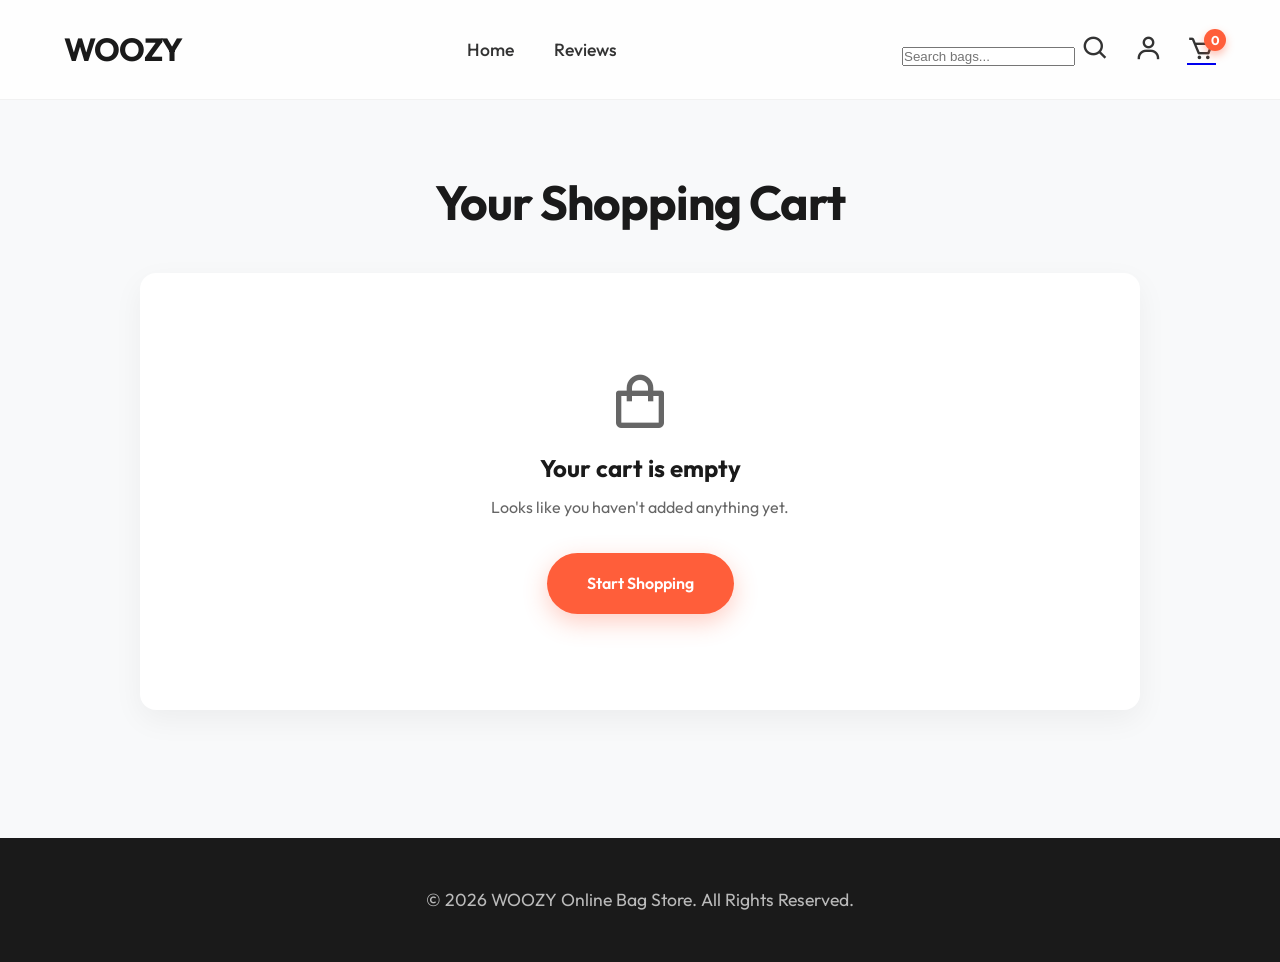
<file: cart.html>
<!DOCTYPE html>
<html lang="en">
<head>
    <meta charset="UTF-8">
    <meta name="viewport" content="width=device-width, initial-scale=1.0">
    <title>Your Cart | WOOZY</title>
    <link href="https://fonts.googleapis.com/css2?family=Outfit:wght@300;400;500;600;700&display=swap" rel="stylesheet">
    <link href="https://unpkg.com/boxicons@2.1.4/css/boxicons.min.css" rel="stylesheet">
    <link rel="stylesheet" href="styles.css">
</head>
<body>
    <nav class="navbar">
        <a href="index.html" class="logo">WOOZY</a>
        <ul class="nav-links">
            <li><a href="index.html">Home</a></li>
            <li><a href="reviews.html">Reviews</a></li>
        </ul>
        <div class="nav-icons">
            <div class="search-container">
                <input type="text" id="searchInput" placeholder="Search bags...">
                <i class='bx bx-search'></i>
            </div>
            <a href="login.html" class="user-icon"><i class='bx bx-user'></i></a>
            <a href="cart.html" class="cart-icon-wrapper active">
                <i class='bx bx-cart'></i>
                <span class="cart-count">0</span>
            </a>
        </div>
    </nav>

    <section class="cart-section">
        <div class="section-title" style="margin-bottom: 2rem;">
            <h2>Your Shopping Cart</h2>
        </div>
        
        <div class="cart-container" id="cartContainer">
            <!-- Cart Items injected via JS -->
            <div class="loading">Loading your cart...</div>
        </div>
    </section>

    <footer>
        <p>&copy; 2026 WOOZY Online Bag Store. All Rights Reserved.</p>
    </footer>

    <script src="script.js"></script>
</body>
</html>
</file>
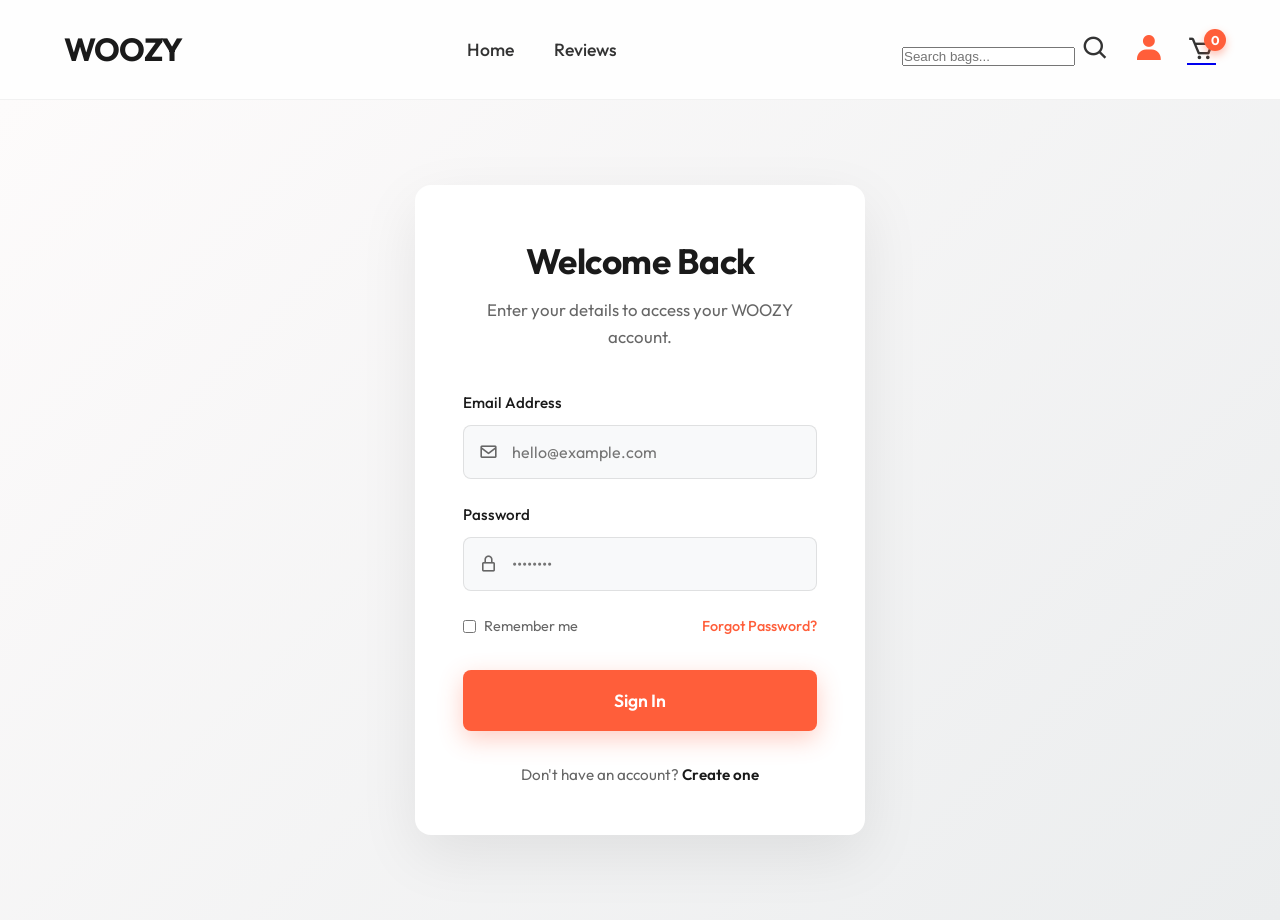
<file: login.html>
<!DOCTYPE html>
<html lang="en">
<head>
    <meta charset="UTF-8">
    <meta name="viewport" content="width=device-width, initial-scale=1.0">
    <title>Login | WOOZY</title>
    <link href="https://fonts.googleapis.com/css2?family=Outfit:wght@300;400;500;600;700&display=swap" rel="stylesheet">
    <link href="https://unpkg.com/boxicons@2.1.4/css/boxicons.min.css" rel="stylesheet">
    <link rel="stylesheet" href="styles.css">
</head>
<body>
    <nav class="navbar">
        <a href="index.html" class="logo">WOOZY</a>
        <ul class="nav-links">
            <li><a href="index.html">Home</a></li>
            <li><a href="reviews.html">Reviews</a></li>
        </ul>
        <div class="nav-icons">
            <div class="search-container">
                <input type="text" id="searchInput" placeholder="Search bags...">
                <i class='bx bx-search'></i>
            </div>
            <a href="login.html" class="user-icon active"><i class='bx bxs-user'></i></a>
            <a href="cart.html" class="cart-icon-wrapper">
                <i class='bx bx-cart'></i>
                <span class="cart-count">0</span>
            </a>
        </div>
    </nav>

    <section class="login-section">
        <div class="login-container">
            <div class="login-header">
                <h2>Welcome Back</h2>
                <p>Enter your details to access your WOOZY account.</p>
            </div>
            
            <form id="loginForm" class="login-form">
                <div class="form-group">
                    <label for="email">Email Address</label>
                    <div class="input-wrapper">
                        <i class='bx bx-envelope'></i>
                        <input type="email" id="email" placeholder="hello@example.com" required>
                    </div>
                </div>
                
                <div class="form-group">
                    <label for="password">Password</label>
                    <div class="input-wrapper">
                        <i class='bx bx-lock-alt'></i>
                        <input type="password" id="password" placeholder="••••••••" required>
                    </div>
                </div>
                
                <div class="login-options">
                    <label class="remember-me">
                        <input type="checkbox"> Remember me
                    </label>
                    <a href="#" class="forgot-password">Forgot Password?</a>
                </div>
                
                <button type="submit" class="btn primary-btn login-btn">Sign In</button>
            </form>
            
            <div class="login-footer">
                <p>Don't have an account? <a href="#">Create one</a></p>
            </div>
        </div>
    </section>

    <script src="script.js"></script>
</body>
</html>
</file>
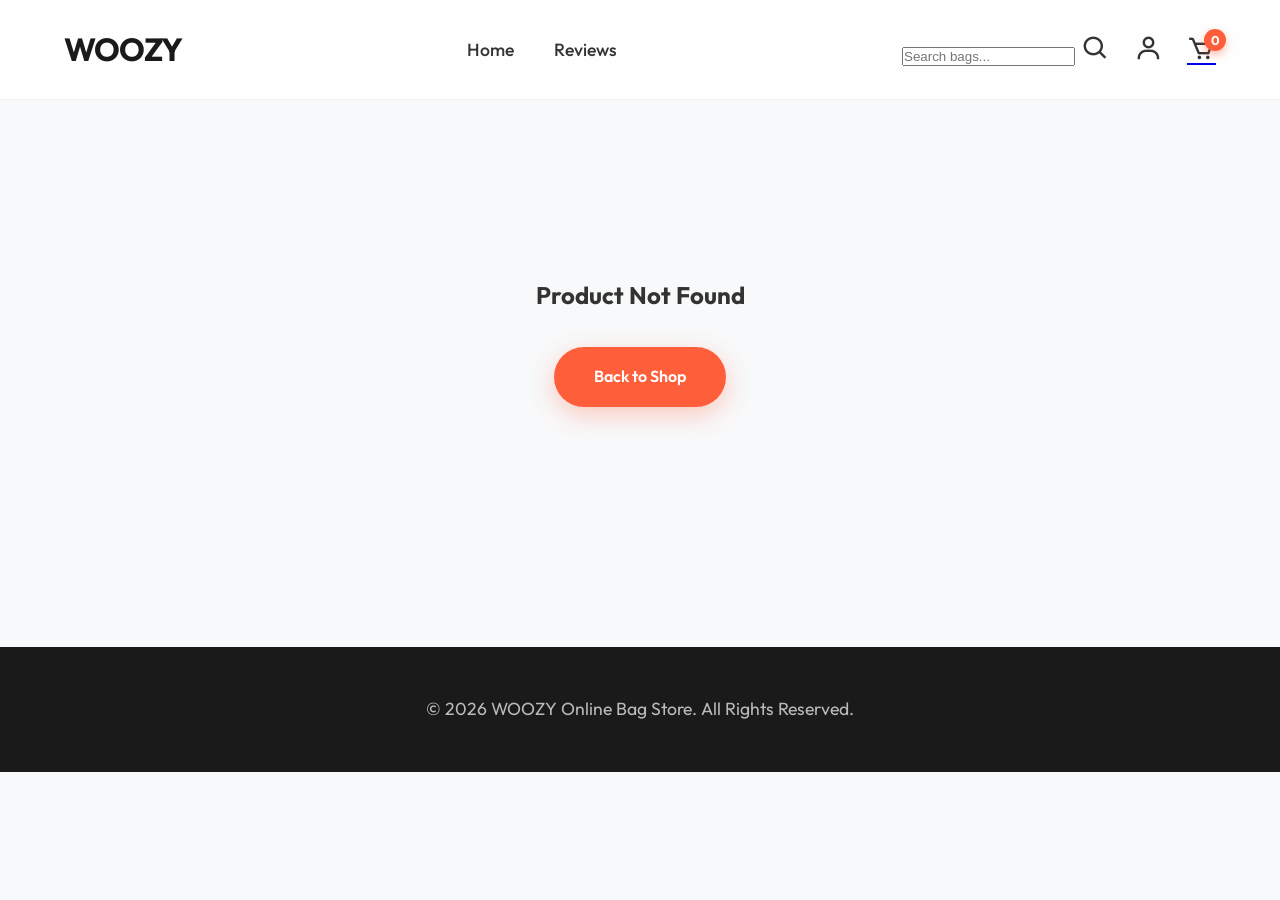
<file: product.html>
<!DOCTYPE html>
<html lang="en">
<head>
    <meta charset="UTF-8">
    <meta name="viewport" content="width=device-width, initial-scale=1.0">
    <title>Product Details | WOOZY</title>
    <link href="https://fonts.googleapis.com/css2?family=Outfit:wght@300;400;500;600;700&display=swap" rel="stylesheet">
    <link href="https://unpkg.com/boxicons@2.1.4/css/boxicons.min.css" rel="stylesheet">
    <link rel="stylesheet" href="styles.css">
</head>
<body>
    <nav class="navbar">
        <a href="index.html" class="logo">WOOZY</a>
        <ul class="nav-links">
            <li><a href="index.html">Home</a></li>
            <li><a href="reviews.html">Reviews</a></li>
        </ul>
        <div class="nav-icons">
            <div class="search-container">
                <input type="text" id="searchInput" placeholder="Search bags...">
                <i class='bx bx-search'></i>
            </div>
            <a href="login.html" class="user-icon"><i class='bx bx-user'></i></a>
            <a href="cart.html" class="cart-icon-wrapper">
                <i class='bx bx-cart'></i>
                <span class="cart-count">0</span>
            </a>
        </div>
    </nav>

    <div class="product-detail-section" id="productDetailSection">
        <div class="product-details-container">
            <div class="product-image-large">
                <img id="productImg" src="" alt="">
            </div>
            <div class="product-info">
                <span class="category" id="productCategory"></span>
                <h1 id="productName">Loading Product...</h1>
                <span class="price" id="productPrice"></span>
                
                <p class="product-description" id="productDescription"></p>
                
                <ul class="specifications" id="productSpecs">
                    <!-- Specs injected here -->
                </ul>
                
                <div class="actions">
                    <button id="addToCartBtn" class="btn primary-btn">
                        <i class='bx bx-cart-add'></i> Add to Cart
                    </button>
                    <a href="index.html" class="btn secondary-btn">Back to Shop</a>
                </div>
            </div>
        </div>
    </div>

    <footer>
        <p>&copy; 2026 WOOZY Online Bag Store. All Rights Reserved.</p>
    </footer>

    <script src="script.js"></script>
</body>
</html>
</file>
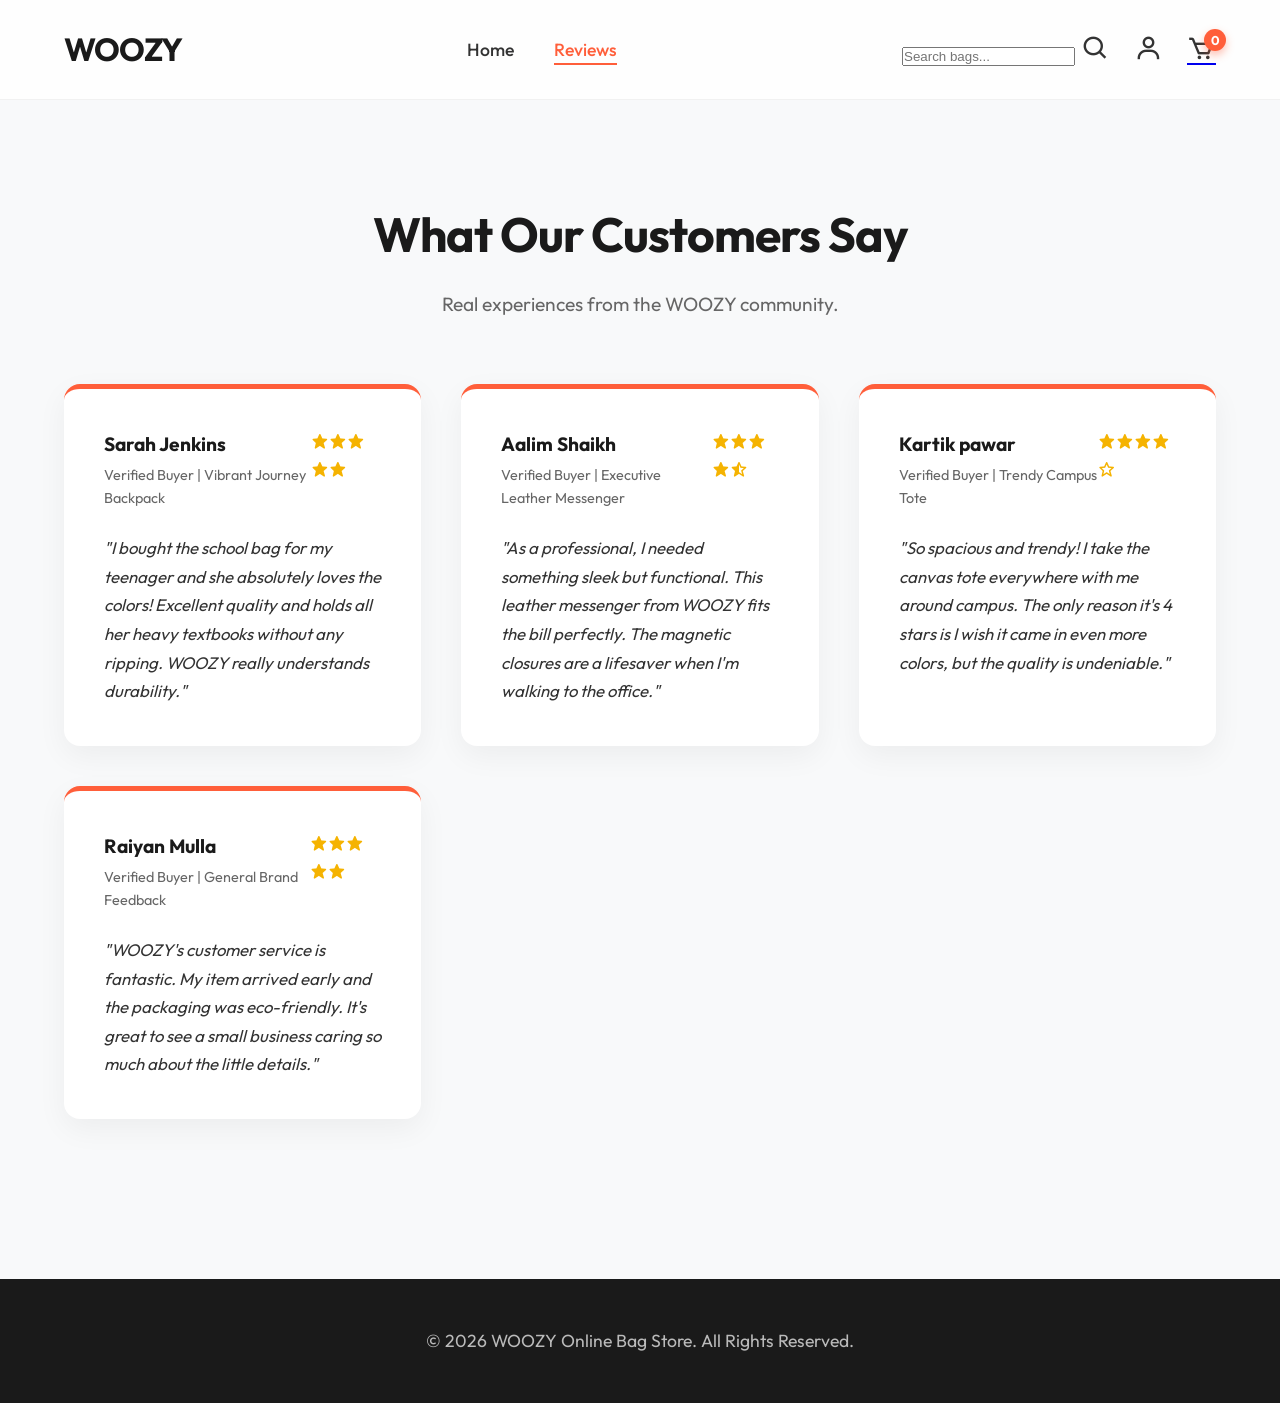
<file: reviews.html>
<!DOCTYPE html>
<html lang="en">

<head>
    <meta charset="UTF-8">
    <meta name="viewport" content="width=device-width, initial-scale=1.0">
    <title>Customer Reviews | WOOZY</title>
    <link href="https://fonts.googleapis.com/css2?family=Outfit:wght@300;400;500;600;700&display=swap" rel="stylesheet">
    <link href="https://unpkg.com/boxicons@2.1.4/css/boxicons.min.css" rel="stylesheet">
    <link rel="stylesheet" href="styles.css">
</head>

<body>
    <nav class="navbar">
        <a href="index.html" class="logo">WOOZY</a>
        <ul class="nav-links">
            <li><a href="index.html">Home</a></li>
            <li><a href="reviews.html" class="active">Reviews</a></li>
        </ul>
        <div class="nav-icons">
            <div class="search-container">
                <input type="text" id="searchInput" placeholder="Search bags...">
                <i class='bx bx-search'></i>
            </div>
            <a href="login.html" class="user-icon"><i class='bx bx-user'></i></a>
            <a href="cart.html" class="cart-icon-wrapper">
                <i class='bx bx-cart'></i>
                <span class="cart-count">0</span>
            </a>
        </div>
    </nav>

    <section class="reviews-section">
        <div class="section-title">
            <h2>What Our Customers Say</h2>
            <p>Real experiences from the WOOZY community.</p>
        </div>

        <div class="reviews-grid">
            <!-- Review 1 -->
            <div class="review-card">
                <div class="review-header">
                    <div class="reviewer-info">
                        <h4>Sarah Jenkins</h4>
                        <span>Verified Buyer | Vibrant Journey Backpack</span>
                    </div>
                    <div class="review-rating">
                        <i class='bx bxs-star'></i><i class='bx bxs-star'></i><i class='bx bxs-star'></i><i
                            class='bx bxs-star'></i><i class='bx bxs-star'></i>
                    </div>
                </div>
                <p class="review-text">"I bought the school bag for my teenager and she absolutely loves the colors!
                    Excellent quality and holds all her heavy textbooks without any ripping. WOOZY really understands
                    durability."</p>
            </div>

            <!-- Review 2 -->
            <div class="review-card">
                <div class="review-header">
                    <div class="reviewer-info">
                        <h4>Aalim Shaikh</h4>
                        <span>Verified Buyer | Executive Leather Messenger</span>
                    </div>
                    <div class="review-rating">
                        <i class='bx bxs-star'></i><i class='bx bxs-star'></i><i class='bx bxs-star'></i><i
                            class='bx bxs-star'></i><i class='bx bxs-star-half'></i>
                    </div>
                </div>
                <p class="review-text">"As a professional, I needed something sleek but functional. This leather
                    messenger from WOOZY fits the bill perfectly. The magnetic closures are a lifesaver when I'm walking
                    to the office."</p>
            </div>

            <!-- Review 3 -->
            <div class="review-card">
                <div class="review-header">
                    <div class="reviewer-info">
                        <h4>Kartik pawar</h4>
                        <span>Verified Buyer | Trendy Campus Tote</span>
                    </div>
                    <div class="review-rating">
                        <i class='bx bxs-star'></i><i class='bx bxs-star'></i><i class='bx bxs-star'></i><i
                            class='bx bxs-star'></i><i class='bx bx-star'></i>
                    </div>
                </div>
                <p class="review-text">"So spacious and trendy! I take the canvas tote everywhere with me around campus.
                    The only reason it's 4 stars is I wish it came in even more colors, but the quality is undeniable."
                </p>
            </div>

            <!-- Review 4 -->
            <div class="review-card">
                <div class="review-header">
                    <div class="reviewer-info">
                        <h4>Raiyan Mulla</h4>
                        <span>Verified Buyer | General Brand Feedback</span>
                    </div>
                    <div class="review-rating">
                        <i class='bx bxs-star'></i><i class='bx bxs-star'></i><i class='bx bxs-star'></i><i
                            class='bx bxs-star'></i><i class='bx bxs-star'></i>
                    </div>
                </div>
                <p class="review-text">"WOOZY's customer service is fantastic. My item arrived early and the packaging
                    was eco-friendly. It's great to see a small business caring so much about the little details."</p>
            </div>
        </div>
    </section>

    <footer>
        <p>&copy; 2026 WOOZY Online Bag Store. All Rights Reserved.</p>
    </footer>

    <script src="script.js"></script>
</body>

</html>
</file>
<file: styles.css>
/* WOOZY Store Stylesheet */

:root {
    --primary-color: #1a1a1a;
    --accent-color: #ff5e3a;
    /* vibrant coral */
    --accent-hover: #e04b2b;
    --bg-color: #f8f9fa;
    --card-bg: #ffffff;
    --text-color: #333333;
    --text-light: #666666;
    --border-radius: 16px;
    --transition: 0.3s cubic-bezier(0.25, 0.8, 0.25, 1);
    --shadow: 0 10px 30px rgba(0, 0, 0, 0.05);
}

* {
    margin: 0;
    padding: 0;
    box-sizing: border-box;
}

body {
    font-family: 'Outfit', sans-serif;
    background-color: var(--bg-color);
    color: var(--text-color);
    line-height: 1.6;
}

/* Navbar */
.navbar {
    display: flex;
    justify-content: space-between;
    align-items: center;
    padding: 1.5rem 5%;
    background-color: rgba(255, 255, 255, 0.8);
    backdrop-filter: blur(15px);
    -webkit-backdrop-filter: blur(15px);
    position: sticky;
    top: 0;
    z-index: 1000;
    border-bottom: 1px solid rgba(0, 0, 0, 0.05);
}

.logo {
    font-size: 2rem;
    font-weight: 700;
    color: var(--primary-color);
    text-decoration: none;
    letter-spacing: -1px;
}

.nav-links {
    list-style: none;
    display: flex;
    gap: 2.5rem;
}

.nav-links a {
    text-decoration: none;
    color: var(--text-color);
    font-weight: 500;
    font-size: 1.1rem;
    transition: var(--transition);
    position: relative;
}

.nav-links a::after {
    content: '';
    position: absolute;
    width: 0;
    height: 2px;
    bottom: -4px;
    left: 0;
    background-color: var(--accent-color);
    transition: var(--transition);
}

.nav-links a:hover::after,
.nav-links a.active::after {
    width: 100%;
}

.nav-links a:hover,
.nav-links a.active {
    color: var(--accent-color);
}

.nav-icons {
    display: flex;
    align-items: center;
    gap: 1.5rem;
    font-size: 1.8rem;
    cursor: pointer;
}

.nav-icons i {
    transition: var(--transition);
    color: var(--text-color);
}

.nav-icons i:hover,
.user-icon:hover i,
.user-icon.active i {
    color: var(--accent-color);
    transform: scale(1.1);
}

.user-icon {
    text-decoration: none;
    display: flex;
    align-items: center;
}

.cart-icon-wrapper {
    position: relative;
    display: flex;
    align-items: center;
}

.cart-count {
    position: absolute;
    top: -6px;
    right: -10px;
    background-color: var(--accent-color);
    color: white;
    font-size: 0.8rem;
    font-weight: 700;
    width: 22px;
    height: 22px;
    display: flex;
    justify-content: center;
    align-items: center;
    border-radius: 50%;
    box-shadow: 0 4px 8px rgba(255, 94, 58, 0.4);
}

/* Hero Section */
.hero {
    height: 85vh;
    display: flex;
    align-items: center;
    padding: 0 5%;
    background: linear-gradient(135deg, #fdfbfb 0%, #ebedee 100%);
    position: relative;
    overflow: hidden;
}

.hero::after {
    content: '';
    position: absolute;
    top: -50%;
    right: -20%;
    width: 800px;
    height: 800px;
    background: radial-gradient(circle, rgba(255, 94, 58, 0.1) 0%, rgba(255, 255, 255, 0) 70%);
    border-radius: 50%;
    z-index: 0;
}

.hero-content {
    max-width: 650px;
    z-index: 1;
}

.hero h1 {
    font-size: 4.5rem;
    font-weight: 700;
    line-height: 1.1;
    margin-bottom: 1.5rem;
    color: var(--primary-color);
    letter-spacing: -1.5px;
}

.hero .highlight {
    color: var(--accent-color);
}

.hero p {
    font-size: 1.25rem;
    color: var(--text-light);
    margin-bottom: 3rem;
    max-width: 500px;
}

/* Buttons */
.btn {
    display: inline-flex;
    align-items: center;
    justify-content: center;
    gap: 0.5rem;
    padding: 1.1rem 2.5rem;
    border-radius: 50px;
    font-weight: 600;
    text-decoration: none;
    transition: var(--transition);
    cursor: pointer;
    border: none;
    font-size: 1rem;
    font-family: inherit;
}

.primary-btn {
    background-color: var(--accent-color);
    color: white;
    box-shadow: 0 8px 25px rgba(255, 94, 58, 0.3);
}

.primary-btn:hover {
    background-color: var(--primary-color);
    color: white;
    transform: translateY(-3px);
    box-shadow: 0 10px 30px rgba(26, 26, 26, 0.3);
}

.secondary-btn {
    background-color: var(--primary-color);
    color: white;
}

.secondary-btn:hover {
    background-color: var(--accent-color);
    transform: translateY(-3px);
}

/* Sections */
.collections,
.product-detail-section,
.reviews-section {
    padding: 6rem 5%;
}

.section-title {
    text-align: center;
    margin-bottom: 4rem;
}

.section-title h2 {
    font-size: 3rem;
    color: var(--primary-color);
    margin-bottom: 1rem;
    letter-spacing: -1px;
}

.section-title p {
    color: var(--text-light);
    font-size: 1.2rem;
}

/* Product Grid */
.product-grid {
    display: grid;
    grid-template-columns: repeat(auto-fit, minmax(320px, 1fr));
    gap: 3rem;
}

.product-card {
    background: var(--card-bg);
    border-radius: var(--border-radius);
    padding: 1.5rem;
    box-shadow: var(--shadow);
    transition: var(--transition);
    position: relative;
    display: flex;
    flex-direction: column;
    border: 1px solid rgba(0, 0, 0, 0.02);
}

.product-card:hover {
    transform: translateY(-12px);
    box-shadow: 0 20px 45px rgba(0, 0, 0, 0.1);
}

.card-image {
    width: 100%;
    height: 320px;
    background-color: var(--bg-color);
    border-radius: 12px;
    margin-bottom: 1.5rem;
    display: flex;
    justify-content: center;
    align-items: center;
    overflow: hidden;
}

.card-image img {
    max-width: 90%;
    max-height: 90%;
    object-fit: contain;
    transition: transform 0.6s cubic-bezier(0.25, 0.8, 0.25, 1);
}

.product-card:hover .card-image img {
    transform: scale(1.1) rotate(2deg);
}

.category {
    font-size: 0.9rem;
    color: var(--accent-color);
    font-weight: 600;
    text-transform: uppercase;
    letter-spacing: 1.5px;
    margin-bottom: 0.8rem;
    display: block;
}

.product-card h3 {
    font-size: 1.5rem;
    margin-bottom: 1.2rem;
    color: var(--primary-color);
}

.price-rating {
    display: flex;
    justify-content: space-between;
    align-items: center;
    margin-bottom: 2rem;
}

.price {
    font-size: 1.6rem;
    font-weight: 700;
    color: var(--primary-color);
}

.rating {
    color: #f5b301;
    font-weight: 600;
    display: flex;
    align-items: center;
    gap: 0.3rem;
    font-size: 1.1rem;
}

.rating span.text {
    color: var(--text-light);
}

.view-btn {
    width: 100%;
    text-align: center;
    margin-top: auto;
    background-color: transparent;
    border: 2px solid var(--primary-color);
    color: var(--primary-color);
}

.view-btn:hover {
    background-color: var(--primary-color);
    color: white;
}

/* Product Details Layout */
.product-details-container {
    display: grid;
    grid-template-columns: 1fr 1fr;
    gap: 5rem;
    background: var(--card-bg);
    padding: 3rem;
    border-radius: var(--border-radius);
    box-shadow: var(--shadow);
}

.product-image-large {
    background-color: var(--bg-color);
    border-radius: var(--border-radius);
    display: flex;
    justify-content: center;
    align-items: center;
    height: 550px;
    padding: 2rem;
    box-shadow: inset 0 0 50px rgba(0, 0, 0, 0.02);
}

.product-image-large img {
    max-width: 100%;
    max-height: 100%;
    object-fit: contain;
    animation: float 6s ease-in-out infinite;
}

@keyframes float {
    0% {
        transform: translateY(0px);
    }

    50% {
        transform: translateY(-15px);
    }

    100% {
        transform: translateY(0px);
    }
}

.product-info {
    display: flex;
    flex-direction: column;
    justify-content: center;
}

.product-info h1 {
    font-size: 3rem;
    line-height: 1.1;
    margin-bottom: 1rem;
    letter-spacing: -1px;
}

.product-info .category {
    margin-bottom: 1.5rem;
}

.product-info .price {
    font-size: 2.5rem;
    margin-bottom: 1.5rem;
    display: block;
    color: var(--accent-color);
}

.product-description {
    color: var(--text-light);
    font-size: 1.15rem;
    margin-bottom: 2.5rem;
    line-height: 1.8;
}

.specifications {
    list-style: none;
    margin-bottom: 3rem;
}

.specifications li {
    padding: 1rem 0;
    border-bottom: 1px solid #eaeaea;
    color: var(--text-color);
    display: flex;
    align-items: center;
    gap: 1rem;
    font-size: 1.1rem;
}

.specifications li i {
    color: var(--accent-color);
    font-size: 1.5rem;
}

.actions {
    display: flex;
    gap: 1.5rem;
}

.actions .btn {
    width: 100%;
}

/* Notify Toast */
.toast-container {
    position: fixed;
    bottom: 30px;
    right: 30px;
    z-index: 9999;
}

.toast {
    background: var(--primary-color);
    color: white;
    padding: 1rem 2rem;
    border-radius: 8px;
    box-shadow: 0 10px 30px rgba(0, 0, 0, 0.2);
    display: flex;
    align-items: center;
    gap: 1rem;
    transform: translateX(120%);
    opacity: 0;
    transition: transform 0.4s cubic-bezier(0.175, 0.885, 0.32, 1.275), opacity 0.4s ease;
}

.toast.show {
    transform: translateX(0);
    opacity: 1;
}

.toast i {
    color: #4cd137;
    font-size: 1.5rem;
}

/* Reviews Page Styles */
.reviews-grid {
    display: grid;
    grid-template-columns: repeat(auto-fill, minmax(350px, 1fr));
    gap: 2.5rem;
}

.review-card {
    background: var(--card-bg);
    padding: 2.5rem;
    border-radius: var(--border-radius);
    box-shadow: var(--shadow);
    transition: var(--transition);
    border-top: 5px solid var(--accent-color);
}

.review-card:hover {
    transform: translateY(-5px);
    box-shadow: 0 15px 35px rgba(0, 0, 0, 0.08);
}

.review-header {
    display: flex;
    justify-content: space-between;
    margin-bottom: 1.5rem;
    align-items: flex-start;
}

.reviewer-info h4 {
    font-size: 1.2rem;
    margin-bottom: 0.3rem;
    color: var(--primary-color);
}

.reviewer-info span {
    font-size: 0.9rem;
    color: var(--text-light);
    display: block;
}

.review-rating {
    color: #f5b301;
    font-size: 1.1rem;
}

.review-text {
    color: var(--text-color);
    font-style: italic;
    line-height: 1.7;
    font-size: 1.05rem;
}

/* Empty State */
.loading {
    grid-column: 1 / -1;
    text-align: center;
    padding: 4rem;
    font-size: 1.5rem;
    color: var(--text-light);
}

/* Footer */
footer {
    text-align: center;
    padding: 3rem 2rem;
    background-color: var(--primary-color);
    color: rgba(255, 255, 255, 0.7);
    margin-top: 4rem;
}

footer p {
    font-size: 1.1rem;
}

/* Responsive */
@media (max-width: 900px) {
    .product-details-container {
        grid-template-columns: 1fr;
        gap: 3rem;
        padding: 2rem;
    }

    .product-image-large {
        height: 400px;
    }
}

/* Login Page Styles */
.login-section {
    display: flex;
    justify-content: center;
    align-items: center;
    min-height: calc(100vh - 80px);
    /* rough height without navbar */
    padding: 4rem 5%;
    background: linear-gradient(135deg, #fdfbfb 0%, #ebedee 100%);
}

.login-container {
    background: var(--card-bg);
    max-width: 450px;
    width: 100%;
    padding: 3rem;
    border-radius: var(--border-radius);
    box-shadow: 0 20px 60px rgba(0, 0, 0, 0.08);
}

.login-header {
    text-align: center;
    margin-bottom: 2.5rem;
}

.login-header h2 {
    font-size: 2.2rem;
    color: var(--primary-color);
    margin-bottom: 0.5rem;
    letter-spacing: -0.5px;
}

.login-header p {
    color: var(--text-light);
    font-size: 1.05rem;
}

.form-group {
    margin-bottom: 1.5rem;
}

.form-group label {
    display: block;
    margin-bottom: 0.6rem;
    font-size: 0.95rem;
    font-weight: 500;
    color: var(--primary-color);
}

.input-wrapper {
    position: relative;
    display: flex;
    align-items: center;
}

.input-wrapper i {
    position: absolute;
    left: 1rem;
    color: var(--text-light);
    font-size: 1.2rem;
}

.input-wrapper input {
    width: 100%;
    padding: 1rem 1rem 1rem 3rem;
    border: 1px solid rgba(0, 0, 0, 0.1);
    border-radius: 8px;
    font-family: inherit;
    font-size: 1rem;
    transition: var(--transition);
    background-color: var(--bg-color);
    color: var(--text-color);
}

.input-wrapper input:focus {
    outline: none;
    border-color: var(--accent-color);
    box-shadow: 0 0 0 4px rgba(255, 94, 58, 0.1);
    background-color: white;
}

.login-options {
    display: flex;
    justify-content: space-between;
    align-items: center;
    margin-bottom: 2rem;
    font-size: 0.9rem;
}

.remember-me {
    display: flex;
    align-items: center;
    gap: 0.5rem;
    color: var(--text-light);
    cursor: pointer;
}

.forgot-password {
    color: var(--accent-color);
    text-decoration: none;
    font-weight: 500;
    transition: var(--transition);
}

.forgot-password:hover {
    text-decoration: underline;
}

.login-btn {
    width: 100%;
    padding: 1.2rem;
    border-radius: 8px;
    font-size: 1.1rem;
}

.login-footer {
    margin-top: 2rem;
    text-align: center;
    font-size: 0.95rem;
    color: var(--text-light);
}

.login-footer a {
    color: var(--primary-color);
    font-weight: 600;
    text-decoration: none;
    transition: var(--transition);
}

.login-footer a:hover {
    color: var(--accent-color);
}

/* Cart Page Styles */
.cart-section {
    padding: 4rem 5%;
    min-height: 60vh;
}

.cart-container {
    max-width: 1000px;
    margin: 0 auto;
    background: var(--card-bg);
    border-radius: var(--border-radius);
    box-shadow: var(--shadow);
    padding: 2rem;
}

.cart-item {
    display: flex;
    align-items: center;
    padding: 1.5rem 0;
    border-bottom: 1px solid rgba(0,0,0,0.05);
    gap: 2rem;
}

.cart-item:last-child {
    border-bottom: none;
}

.cart-item-img {
    width: 120px;
    height: 120px;
    background-color: var(--bg-color);
    border-radius: 12px;
    display: flex;
    justify-content: center;
    align-items: center;
    padding: 1rem;
}

.cart-item-img img {
    max-width: 100%;
    max-height: 100%;
    object-fit: contain;
}

.cart-item-info {
    flex-grow: 1;
}

.cart-item-info h3 {
    font-size: 1.2rem;
    color: var(--primary-color);
    margin-bottom: 0.3rem;
}

.cart-item-info span {
    color: var(--text-light);
    font-size: 0.9rem;
    display: block;
    margin-bottom: 0.5rem;
}

.cart-item-price {
    font-weight: 600;
    color: var(--accent-color);
    font-size: 1.1rem;
}

.cart-item-quantity {
    display: flex;
    align-items: center;
    gap: 1rem;
    background: var(--bg-color);
    padding: 0.5rem;
    border-radius: 50px;
}

.cart-item-quantity button {
    background: none;
    border: none;
    cursor: pointer;
    font-size: 1.2rem;
    color: var(--primary-color);
    width: 30px;
    height: 30px;
    display: flex;
    justify-content: center;
    align-items: center;
    border-radius: 50%;
    transition: var(--transition);
}

.cart-item-quantity button:hover {
    background: white;
    box-shadow: 0 2px 10px rgba(0,0,0,0.1);
}

.cart-item-remove {
    background: none;
    border: none;
    color: #ff4757;
    cursor: pointer;
    font-size: 1.5rem;
    padding: 0.5rem;
    transition: var(--transition);
    border-radius: 50%;
}

.cart-item-remove:hover {
    background: rgba(255, 71, 87, 0.1);
}

.cart-summary {
    margin-top: 2rem;
    padding-top: 2rem;
    border-top: 2px dashed rgba(0,0,0,0.1);
    display: flex;
    justify-content: space-between;
    align-items: flex-end;
}

.cart-total {
    text-align: right;
}

.cart-total span {
    display: block;
    color: var(--text-light);
    margin-bottom: 0.5rem;
}

.cart-total h3 {
    font-size: 2rem;
    color: var(--primary-color);
}

.cart-empty {
    text-align: center;
    padding: 4rem 2rem;
}

.cart-empty i {
    font-size: 4rem;
    color: var(--text-light);
    margin-bottom: 1rem;
}

.cart-empty h3 {
    font-size: 1.5rem;
    color: var(--primary-color);
    margin-bottom: 0.5rem;
}

@media (max-width: 768px) {
    .nav-links {
        display: none;
        /* simple mobile hide for miniproject */
    }

    .hero h1 {
        font-size: 3rem;
    }

    .hero p {
        font-size: 1.1rem;
    }

    .section-title h2 {
        font-size: 2.5rem;
    }
}
</file>
